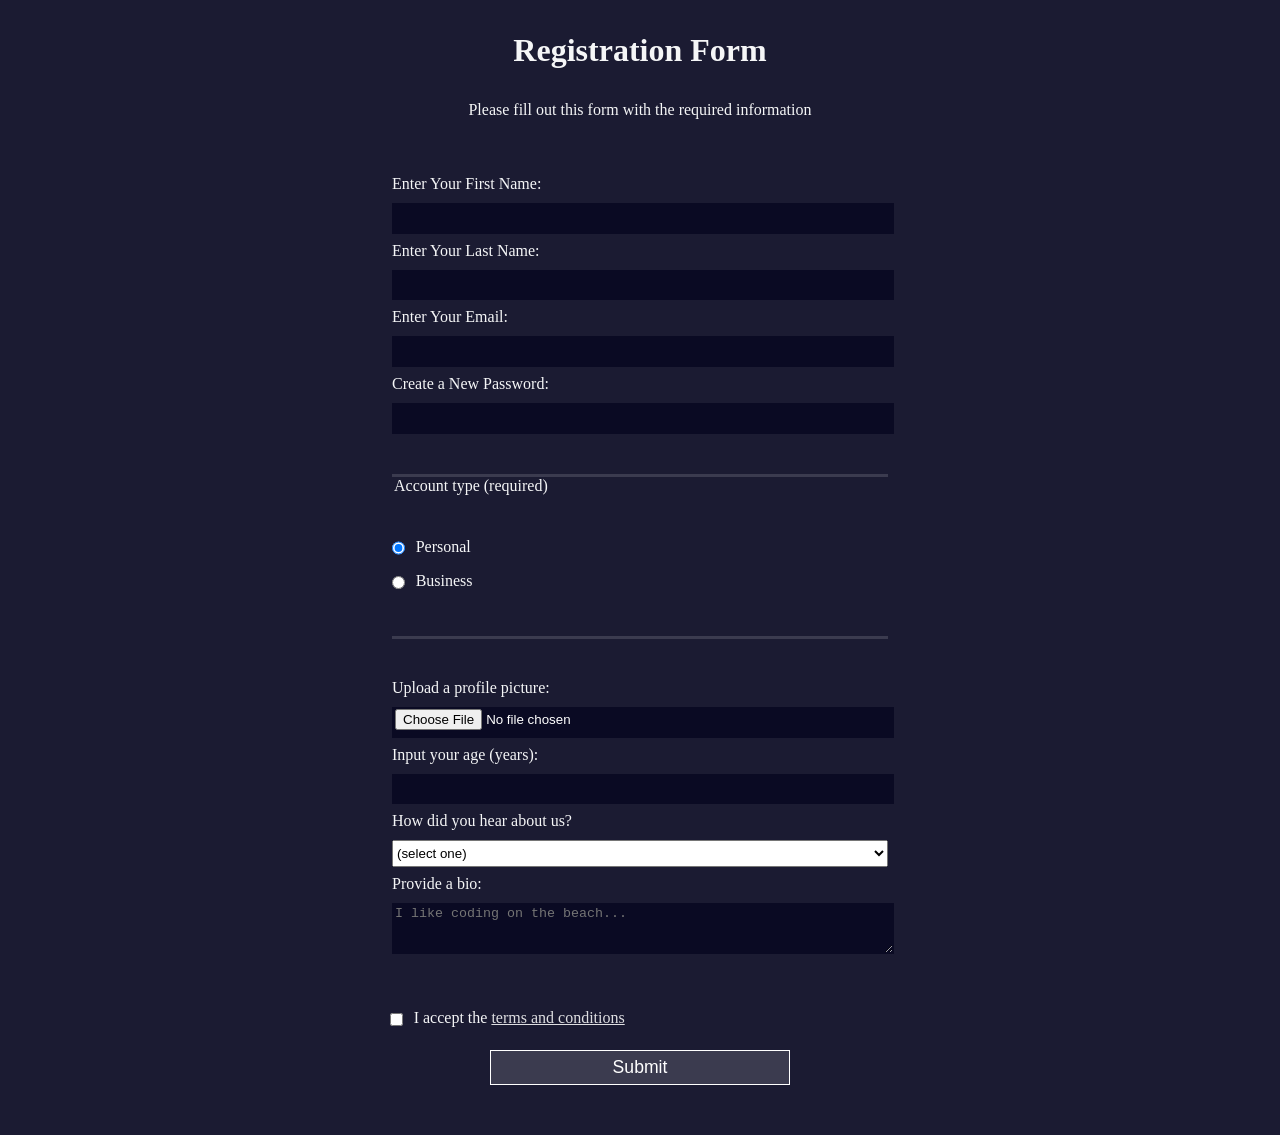
<file: forms/index.html>
<!DOCTYPE html>
<html lang="en">
  <head>
    <meta charset="UTF-8">
    <title>Registration Form</title>
    <link rel="stylesheet" href="styles.css" />
  </head>
  <body>
    <h1>Registration Form</h1>
    <p>Please fill out this form with the required information</p>
    <form method="post" action='https://register-demo.freecodecamp.org'>
      <fieldset>
        <label for="first-name">Enter Your First Name: <input id="first-name" name="first-name" type="text" required /></label>
        <label for="last-name">Enter Your Last Name: <input id="last-name" name="last-name" type="text" required /></label>
        <label for="email">Enter Your Email: <input id="email" name="email" type="email" required /></label>
        <label for="new-password">Create a New Password: <input id="new-password" name="new-password" type="password" pattern="[a-z0-5]{8,}" required /></label>
      </fieldset>
      <fieldset>
        <legend>Account type (required)</legend>
        <label for="personal-account"><input id="personal-account" type="radio" name="account-type" class="inline" checked /> Personal</label>
        <label for="business-account"><input id="business-account" type="radio" name="account-type" class="inline" /> Business</label>
      </fieldset>
      <fieldset>
        <label for="profile-picture">Upload a profile picture: <input id="profile-picture" type="file" name="file" /></label>
        <label for="age">Input your age (years): <input id="age" type="number" name="age" min="13" max="120" /></label>
        <label for="referrer">How did you hear about us?
          <select id="referrer" name="referrer">
            <option value="">(select one)</option>
            <option value="1">freeCodeCamp News</option>
            <option value="2">freeCodeCamp YouTube Channel</option>
            <option value="3">freeCodeCamp Forum</option>
            <option value="4">Other</option>
          </select>
        </label>
        <label for="bio">Provide a bio:
          <textarea id="bio" name="bio" rows="3" cols="30" placeholder="I like coding on the beach..."></textarea>
        </label>
      </fieldset>
      <label for="terms-and-conditions">
        <input class="inline" id="terms-and-conditions" type="checkbox" required name="terms-and-conditions" /> I accept the <a href="https://www.freecodecamp.org/news/terms-of-service/">terms and conditions</a>
      </label>
      <input type="submit" value="Submit" />
    </form>
  </body>
</html>
</file>
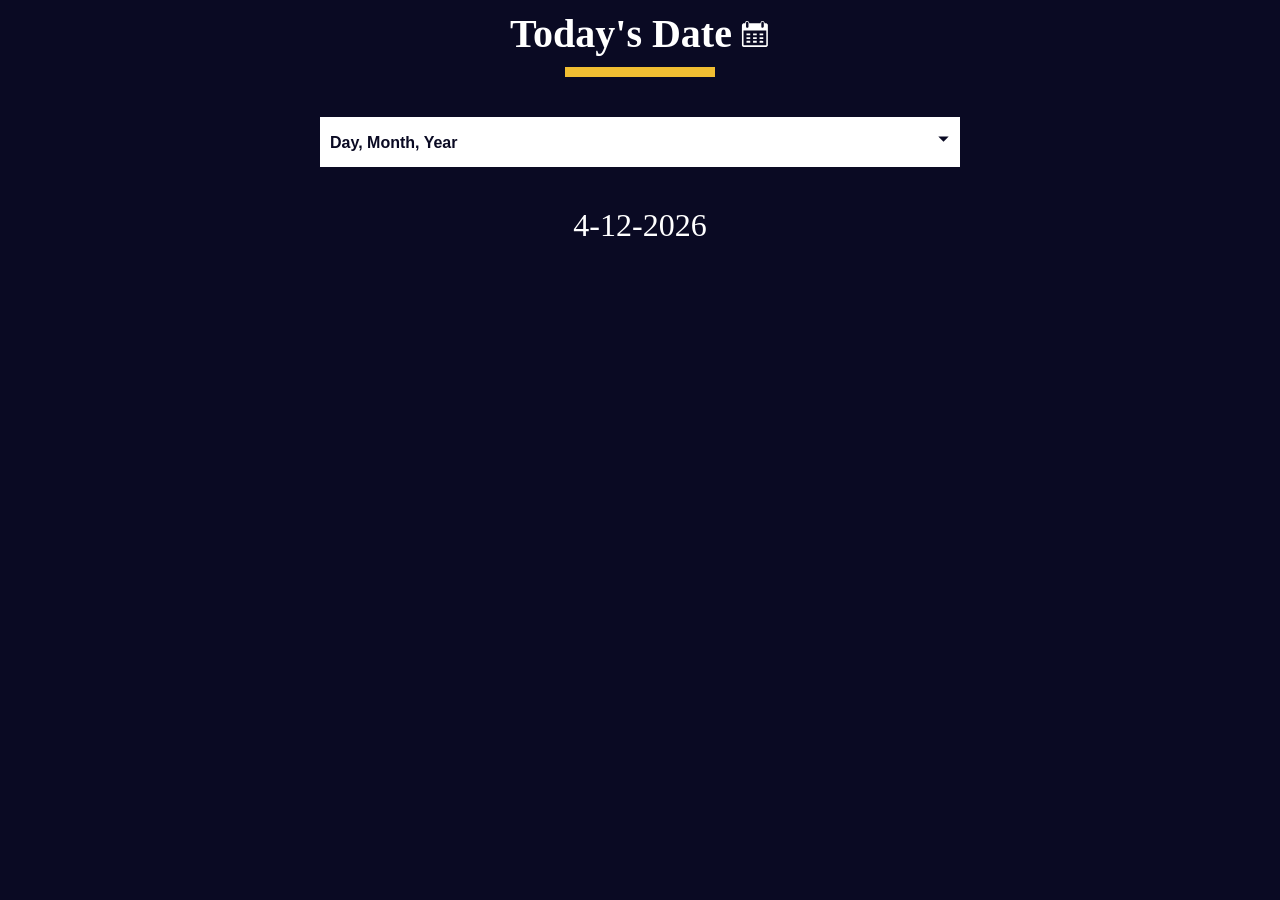
<file: JavaScript Algorithms/dateFormatter/index.html>
<!DOCTYPE html>
<html lang="en">
  <head>
    <meta charset="UTF-8" />
    <meta http-equiv="X-UA-Compatible" content="IE=edge" />
    <meta name="viewport" content="width=device-width, initial-scale=1.0" />
    <title>Learn the Date Object by Building a Date Formatter</title>
    <link rel="stylesheet" href="./styles.css" />
  </head>
  <body>
    <main>
      <div class="title-container">
        <h1 class="title">Today's Date</h1>

        <svg
          class="date-svg"
          xmlns="http://www.w3.org/2000/svg"
          version="1.0"
          width="512.000000pt"
          height="512.000000pt"
          viewBox="0 0 512.000000 512.000000"
          preserveAspectRatio="xMidYMid meet"
        >
          <g
            transform="translate(0.000000,512.000000) scale(0.100000,-0.100000)"
            fill="#fff"
            stroke="none"
          >
            <path
              d="M1145 4777 c-71 -24 -120 -54 -164 -102 -59 -64 -83 -124 -89 -216 l-4 -77 -147 -3 c-142 -4 -149 -5 -213 -37 -81 -40 -149 -111 -177 -188 -21 -54 -21 -64 -21 -1789 0 -1725 0 -1735 21 -1789 28 -77 96 -148 177 -188 l67 -33 1950 0 1950 0 67 33 c74 36 133 96 170 170 l23 47 0 1760 0 1760 -23 47 c-37 74 -96 134 -169 170 -63 31 -71 32 -213 36 l-148 4 -4 77 c-8 133 -82 242 -200 297 -54 25 -75 29 -148 29 -94 -1 -151 -20 -220 -75 -75 -59 -130 -181 -130 -287 l0 -43 -954 0 -954 0 -7 74 c-12 137 -89 251 -201 303 -66 30 -179 39 -239 20z m209 -164 c23 -16 52 -49 66 -73 l25 -45 0 -365 0 -365 -28 -47 c-30 -52 -88 -92 -149 -103 -54 -10 -137 17 -175 57 -65 69 -64 60 -61 471 l3 373 27 41 c17 26 45 50 80 68 71 35 151 31 212 -12z m2594 11 c41 -20 59 -37 82 -78 l30 -51 0 -360 c0 -329 -2 -364 -19 -401 -36 -79 -137 -133 -222 -119 -57 10 -125 58 -151 107 -23 42 -23 50 -26 388 -3 377 -1 403 51 465 62 76 162 95 255 49z m537 -2717 l0 -1239 -24 -19 c-23 -19 -67 -19 -1916 -19 -1849 0 -1893 0 -1916 19 l-24 19 -3 1241 -2 1241 1942 -2 1943 -3 0 -1238z"
            />
            <path
              d="M1112 2493 l3 -158 318 -3 317 -2 0 160 0 160 -320 0 -321 0 3 -157z"
            />
            <path
              d="M2230 2490 l0 -160 315 0 315 0 0 160 0 160 -315 0 -315 0 0 -160z"
            />
            <path
              d="M3342 2493 l3 -158 310 0 310 0 3 158 3 157 -316 0 -316 0 3 -157z"
            />
            <path
              d="M1110 1855 l0 -155 320 0 320 0 0 155 0 155 -320 0 -320 0 0 -155z"
            />
            <path
              d="M2230 1855 l0 -155 315 0 315 0 0 155 0 155 -315 0 -315 0 0 -155z"
            />
            <path
              d="M3340 1855 l0 -155 315 0 315 0 0 155 0 155 -315 0 -315 0 0 -155z"
            />
            <path
              d="M1117 1383 c-4 -3 -7 -78 -7 -165 l0 -158 320 0 320 0 0 165 0 165 -313 0 c-173 0 -317 -3 -320 -7z"
            />
            <path
              d="M2230 1225 l0 -165 315 0 315 0 0 165 0 165 -315 0 -315 0 0 -165z"
            />
            <path
              d="M3347 1383 c-4 -3 -7 -78 -7 -165 l0 -158 315 0 315 0 -2 163 -3 162 -306 3 c-168 1 -308 -1 -312 -5z"
            />
          </g>
        </svg>
      </div>
      <div class="divider"></div>

      <div class="dropdown-container">
        <select name="date-options" id="date-options">
          <option value="dd-mm-yyyy">Day, Month, Year</option>
          <option value="yyyy-mm-dd">Year, Month, Day</option>
          <option value="mm-dd-yyyy-h-mm">
            Month, Day, Year, Hours, Minutes
          </option>
        </select>
        <div class="select-icon">
          <svg
            class="icon"
            xmlns="http://www.w3.org/2000/svg"
            width="25"
            height="35"
            viewBox="0 0 24 24"
          >
            <rect x="0" fill="none" width="24" height="24" />

            <g>
              <path d="M7 10l5 5 5-5" />
            </g>
          </svg>
        </div>
      </div>

      <p id="current-date"></p>
    </main>

    <script src="./script.js"></script>
  </body>
</html>
</file>
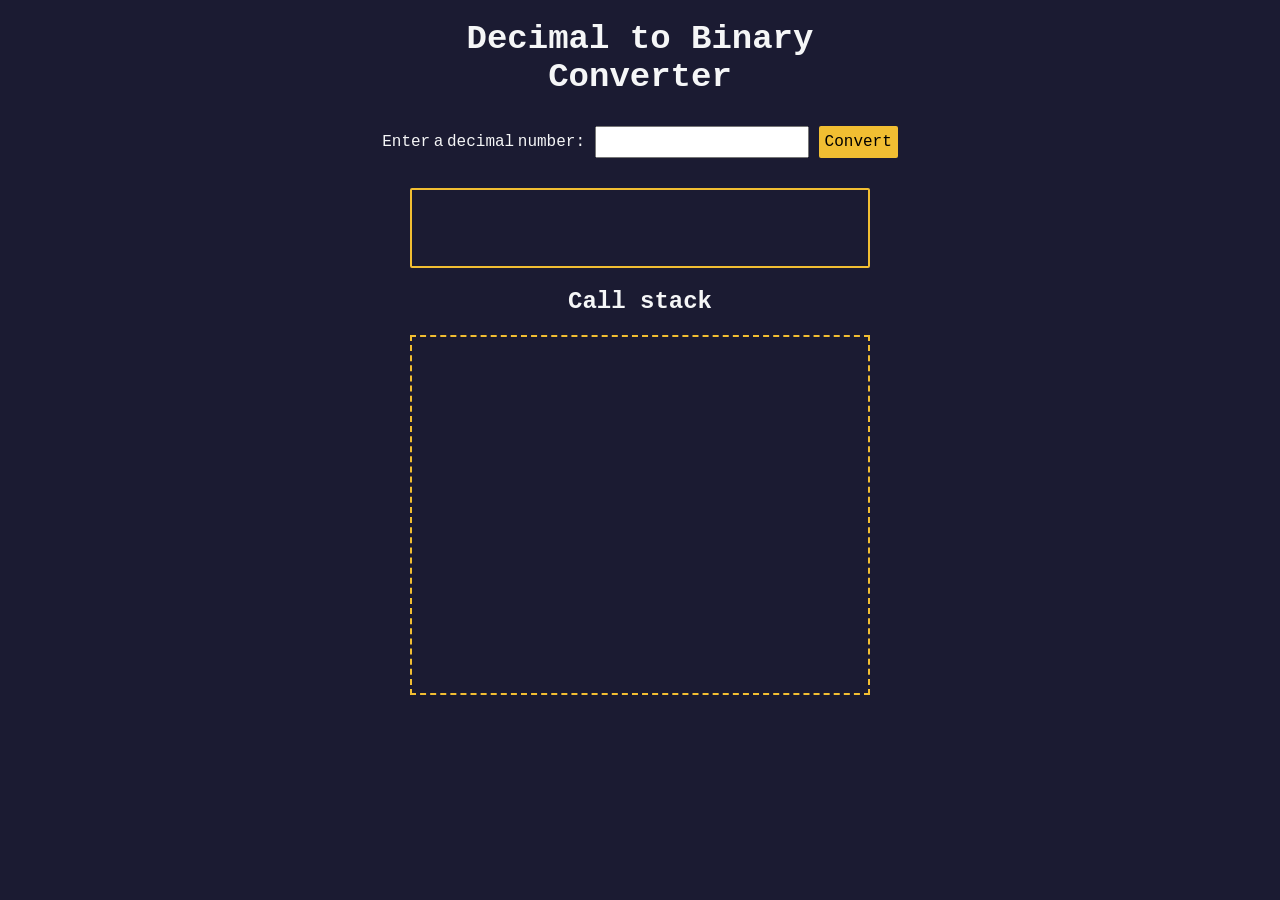
<file: JavaScript Algorithms/DecimalToBinary/index.html>
<!DOCTYPE html>
<html lang="en">
  <head>
    <meta charset="UTF-8" />
    <meta http-equiv="X-UA-Compatible" content="IE=edge" />
    <meta name="viewport" content="width=device-width, initial-scale=1.0" />
    <title>Decimal to Binary Converter</title>
    <link rel="stylesheet" href="styles.css" />
  </head>
  <body>
    <h1>
      Decimal to Binary <br />
      Converter
    </h1>
    <section class="input-container">
      <label for="number-input">Enter a decimal number:</label>
      <input
        value=""
        type="number"
        name="decimal number input"
        id="number-input"
        class="number-input"
      />
      <button class="convert-btn" id="convert-btn">Convert</button>
    </section>
    <section class="output-container">
      <output id="result" for="number-input"></output>
      <h2>Call stack</h2>
      <div id="animation-container"></div>
    </section>
    <script src="script.js"></script>
  </body>
</html>
</file>
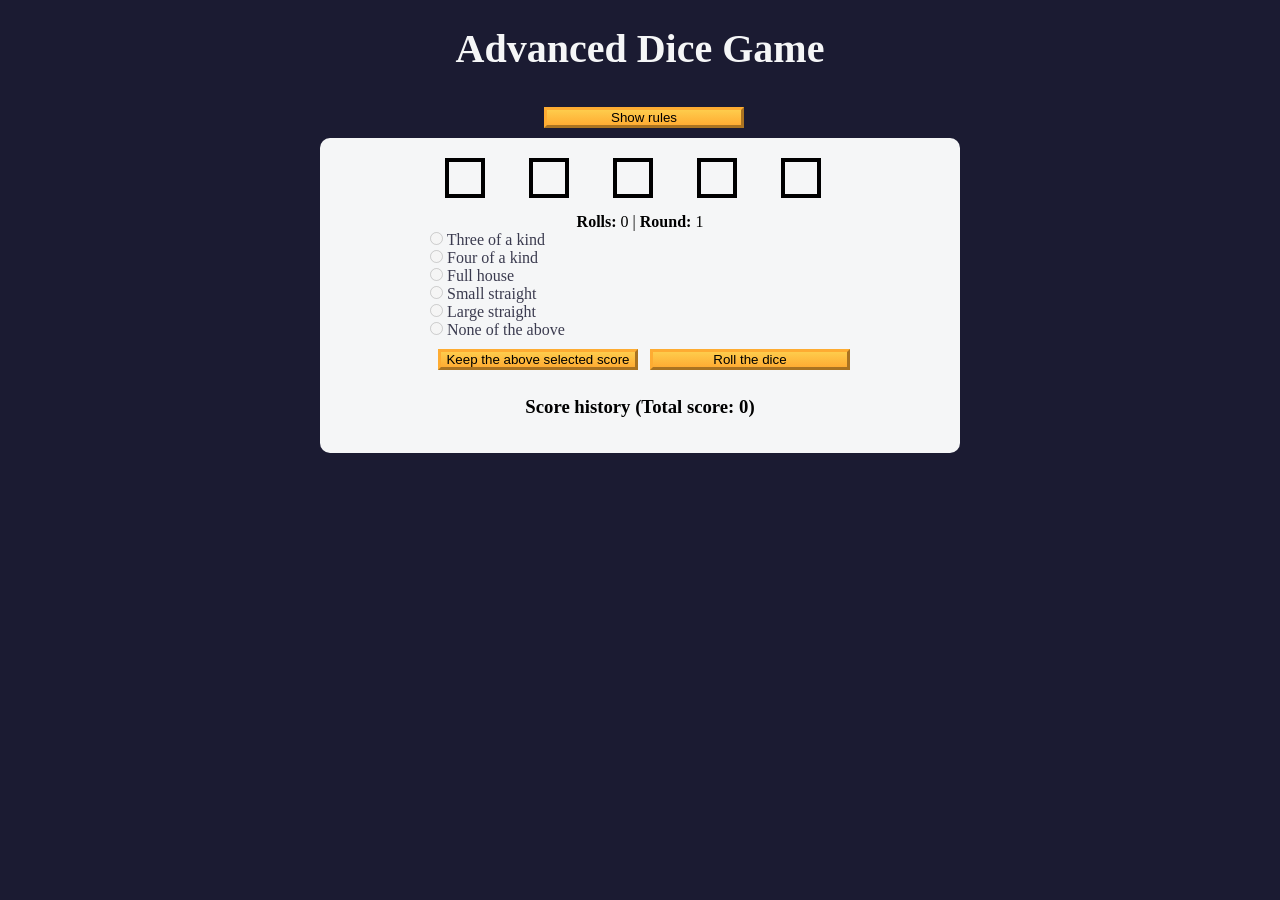
<file: JavaScript Algorithms/Dicegame/index.html>
<!DOCTYPE html>
<html lang="en">
  <head>
    <meta charset="utf-8" />
    <meta name="viewport" content="width=device-width, initial-scale=1.0" />
    <title>Advanced Dice Game</title>
    <link rel="stylesheet" href="styles.css" />
  </head>

  <body>
    <header>
      <h1>Advanced Dice Game</h1>
      <button class="btn" id="rules-btn" type="button">Show rules</button>
      <div class="rules-container">
        <h2>Rules</h2>
        <ul>
          <li>There are total of six rounds</li>
          <li>You can only roll the dice three times per round</li>
          <li>To start the game, roll the dice</li>
          <li>Then, choose from one of the selected scores or roll the dice again</li>
          <li>If you choose a selected score, then you will move to the next round</li>
          <li>
            If you decline to choose a selected score, then you can roll the dice again two more
            times
          </li>
        </ul>
        <h2 class="points">Points</h2>
        <ul>
          <li>Three of a kind: Sum of all five dice</li>
          <li>Four of a kind: Sum of all five dice</li>
          <li>Full house: Three of a kind and a pair - 25 points</li>
          <li>Small straight: Four of the dice have consecutive values - 30 points</li>
          <li>Large straight: All five dice have consecutive values - 40 points</li>
        </ul>
      </div>
    </header>

    <main>
      <form id="game">
        <div id="dice">
          <div class="die"></div>
          <div class="die"></div>
          <div class="die"></div>
          <div class="die"></div>
          <div class="die"></div>
        </div>

        <p class="rounds-text">
          <strong>Rolls:</strong> <span id="current-round-rolls">0</span> | <strong>Round:</strong>
          <span id="current-round">1</span>
        </p>

        <div id="score-options">
          <div>
            <input
              type="radio"
              name="score-options"
              id="three-of-a-kind"
              value="three-of-a-kind"
              disabled
            />
            <label for="three-of-a-kind">Three of a kind<span></span></label>
          </div>
          <div>
            <input
              type="radio"
              name="score-options"
              id="four-of-a-kind"
              value="four-of-a-kind"
              disabled
            />
            <label for="four-of-a-kind">Four of a kind<span></span></label>
          </div>
          <div>
            <input type="radio" name="score-options" id="full-house" value="full-house" disabled />
            <label for="full-house">Full house<span></span></label>
          </div>
          <div>
            <input
              type="radio"
              name="score-options"
              id="small-straight"
              value="small-straight"
              disabled
            />
            <label for="small-straight">Small straight<span></span></label>
          </div>
          <div>
            <input
              type="radio"
              name="score-options"
              id="large-straight"
              value="large-straight"
              disabled
            />
            <label for="large-straight">Large straight<span></span></label>
          </div>

          <div>
            <input type="radio" name="score-options" id="none" value="none" disabled />
            <label for="none">None of the above<span></span></label>
          </div>
        </div>

        <button class="btn" id="keep-score-btn" type="button">Keep the above selected score</button>
        <button class="btn" id="roll-dice-btn" type="button">Roll the dice</button>
      </form>

      <div id="scores">
        <h3>Score history (Total score: <span id="total-score">0</span>)</h3>
        <ol id="score-history"></ol>
      </div>
    </main>
    <script src="./script.js"></script>
  </body>
</html>
</file>
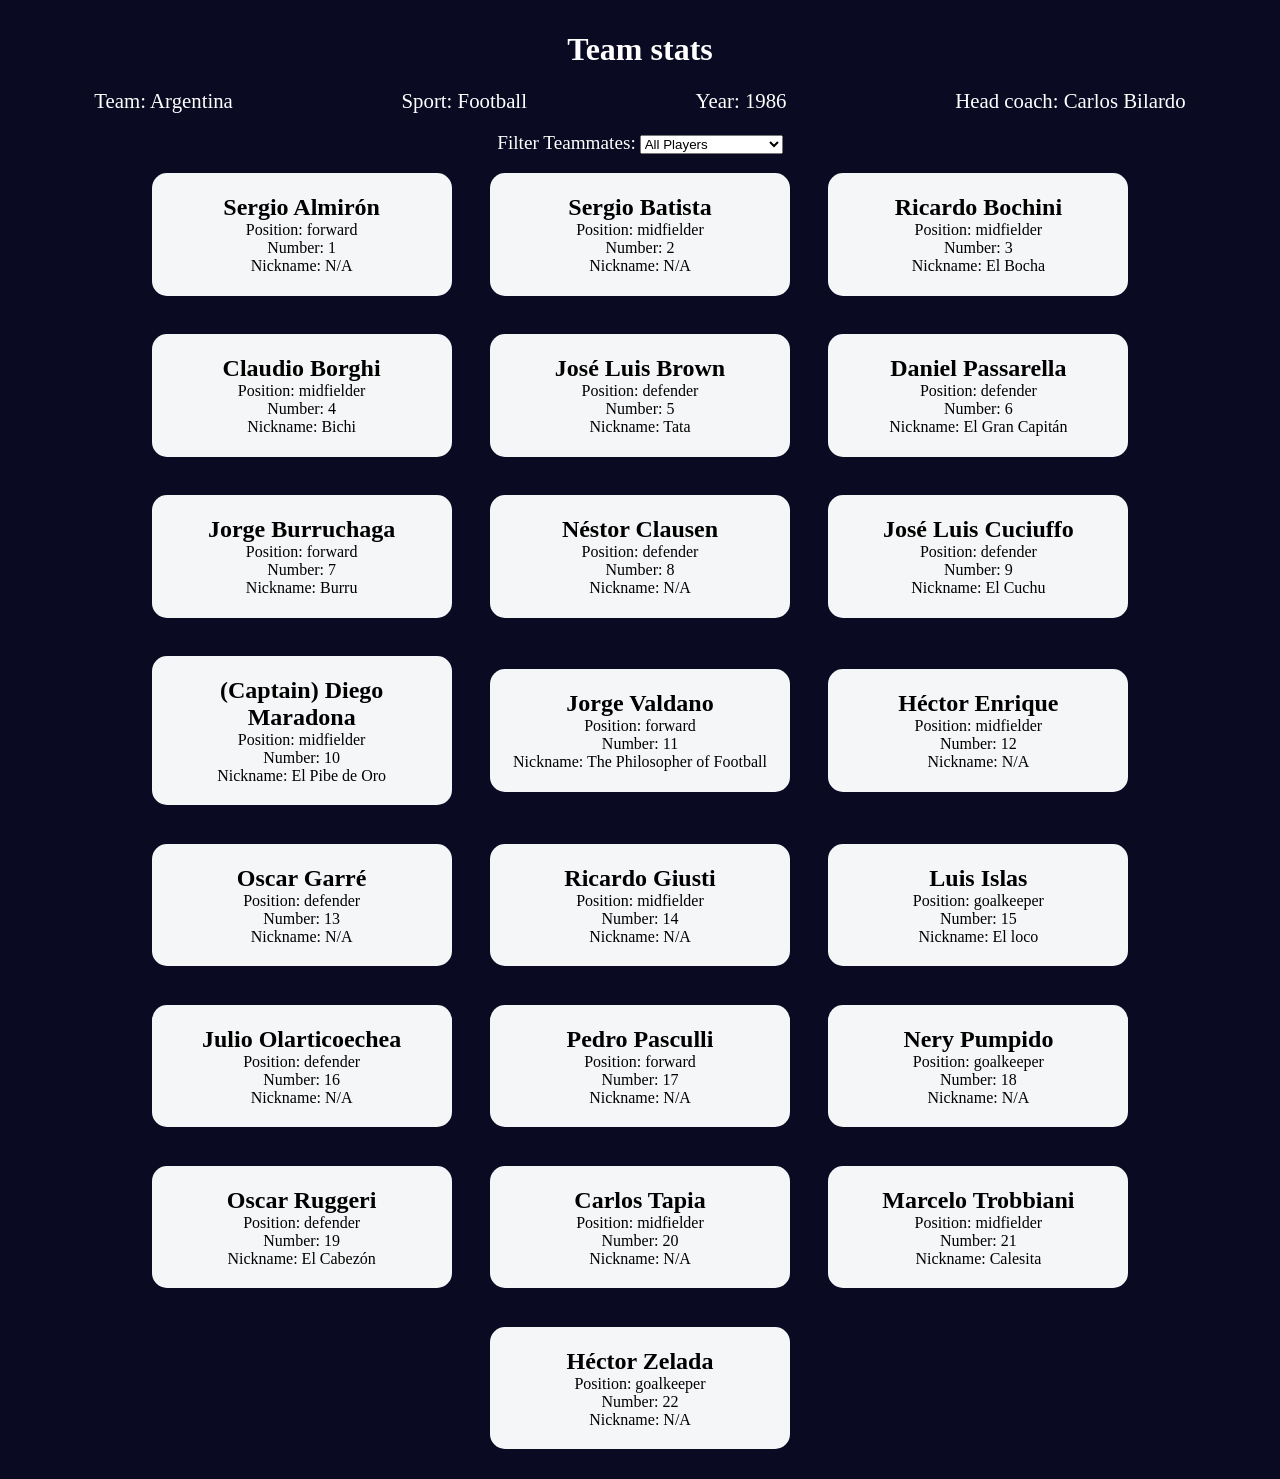
<file: JavaScript Algorithms/footballTeam/index.html>
<!DOCTYPE html>
<html lang="en">
  <head>
    <meta charset="UTF-8" />
    <meta http-equiv="X-UA-Compatible" content="IE=edge" />
    <meta name="viewport" content="width=device-width, initial-scale=1.0" />
    <title>
      Learn Modern JavaScript methods by building football team cards
    </title>
    <link rel="stylesheet" href="styles.css" />
  </head>
  <body>
    <h1 class="title">Team stats</h1>
    <main>
      <div class="team-stats">
        <p>Team: <span id="team"></span></p>
        <p>Sport: <span id="sport"></span></p>
        <p>Year: <span id="year"></span></p>
        <p>Head coach: <span id="head-coach"></span></p>
      </div>
      <label class="options-label" for="players">Filter Teammates:</label>
      <select name="players" id="players">
        <option value="all">All Players</option>
        <option value="nickname">Nicknames</option>
        <option value="forward">Position Forward</option>
        <option value="midfielder">Position Midfielder</option>
        <option value="defender">Position Defender</option>
        <option value="goalkeeper">Position Goalkeeper</option>
      </select>
      <div class="cards" id="player-cards">
        <div class="player-card">
          <h2>Sergio Almirón</h2>
          <p>Position: forward</p>
          <p>Number: 1</p>
          <p>Nickname: N/A</p>
        </div>
        <div class="player-card">
          <h2>Sergio Batista</h2>
          <p>Position: midfielder</p>
          <p>Number: 2</p>
          <p>Nickname: N/A</p>
        </div>
        <div class="player-card">
          <h2>Ricardo Bochini</h2>
          <p>Position: midfielder</p>
          <p>Number: 3</p>
          <p>Nickname: El Bocha</p>
        </div>
        <div class="player-card">
          <h2>Claudio Borghi</h2>
          <p>Position: midfielder</p>
          <p>Number: 4</p>
          <p>Nickname: Bichi</p>
        </div>
        <div class="player-card">
          <h2>José Luis Brown</h2>
          <p>Position: defender</p>
          <p>Number: 5</p>
          <p>Nickname: Tata</p>
        </div>
        <div class="player-card">
          <h2>Daniel Passarella</h2>
          <p>Position: defender</p>
          <p>Number: 6</p>
          <p>Nickname: El Gran Capitán</p>
        </div>
        <div class="player-card">
          <h2>Jorge Burruchaga</h2>
          <p>Position: forward</p>
          <p>Number: 7</p>
          <p>Nickname: Burru</p>
        </div>
        <div class="player-card">
          <h2>Néstor Clausen</h2>
          <p>Position: defender</p>
          <p>Number: 8</p>
          <p>Nickname: N/A</p>
        </div>
        <div class="player-card">
          <h2>José Luis Cuciuffo</h2>
          <p>Position: defender</p>
          <p>Number: 9</p>
          <p>Nickname: El Cuchu</p>
        </div>
        <div class="player-card">
          <h2>(Captain) Diego Maradona</h2>
          <p>Position: midfielder</p>
          <p>Number: 10</p>
          <p>Nickname: El Pibe de Oro</p>
        </div>
        <div class="player-card">
          <h2>Jorge Valdano</h2>
          <p>Position: forward</p>
          <p>Number: 11</p>
          <p>Nickname: The Philosopher of Football</p>
        </div>
        <div class="player-card">
          <h2>Héctor Enrique</h2>
          <p>Position: midfielder</p>
          <p>Number: 12</p>
          <p>Nickname: N/A</p>
        </div>
        <div class="player-card">
          <h2>Oscar Garré</h2>
          <p>Position: defender</p>
          <p>Number: 13</p>
          <p>Nickname: N/A</p>
        </div>
        <div class="player-card">
          <h2>Ricardo Giusti</h2>
          <p>Position: midfielder</p>
          <p>Number: 14</p>
          <p>Nickname: N/A</p>
        </div>
        <div class="player-card">
          <h2>Luis Islas</h2>
          <p>Position: goalkeeper</p>
          <p>Number: 15</p>
          <p>Nickname: El loco</p>
        </div>
        <div class="player-card">
          <h2>Julio Olarticoechea</h2>
          <p>Position: defender</p>
          <p>Number: 16</p>
          <p>Nickname: N/A</p>
        </div>
        <div class="player-card">
          <h2>Pedro Pasculli</h2>
          <p>Position: forward</p>
          <p>Number: 17</p>
          <p>Nickname: N/A</p>
        </div>
        <div class="player-card">
          <h2>Nery Pumpido</h2>
          <p>Position: goalkeeper</p>
          <p>Number: 18</p>
          <p>Nickname: N/A</p>
        </div>
        <div class="player-card">
          <h2>Oscar Ruggeri</h2>
          <p>Position: defender</p>
          <p>Number: 19</p>
          <p>Nickname: El Cabezón</p>
        </div>
        <div class="player-card">
          <h2>Carlos Tapia</h2>
          <p>Position: midfielder</p>
          <p>Number: 20</p>
          <p>Nickname: N/A</p>
        </div>
        <div class="player-card">
          <h2>Marcelo Trobbiani</h2>
          <p>Position: midfielder</p>
          <p>Number: 21</p>
          <p>Nickname: Calesita</p>
        </div>
        <div class="player-card">
          <h2>Héctor Zelada</h2>
          <p>Position: goalkeeper</p>
          <p>Number: 22</p>
          <p>Nickname: N/A</p>
        </div>
      </div>
    </main>
    <script src="./script.js"></script>
  </body>
</html>
</file>
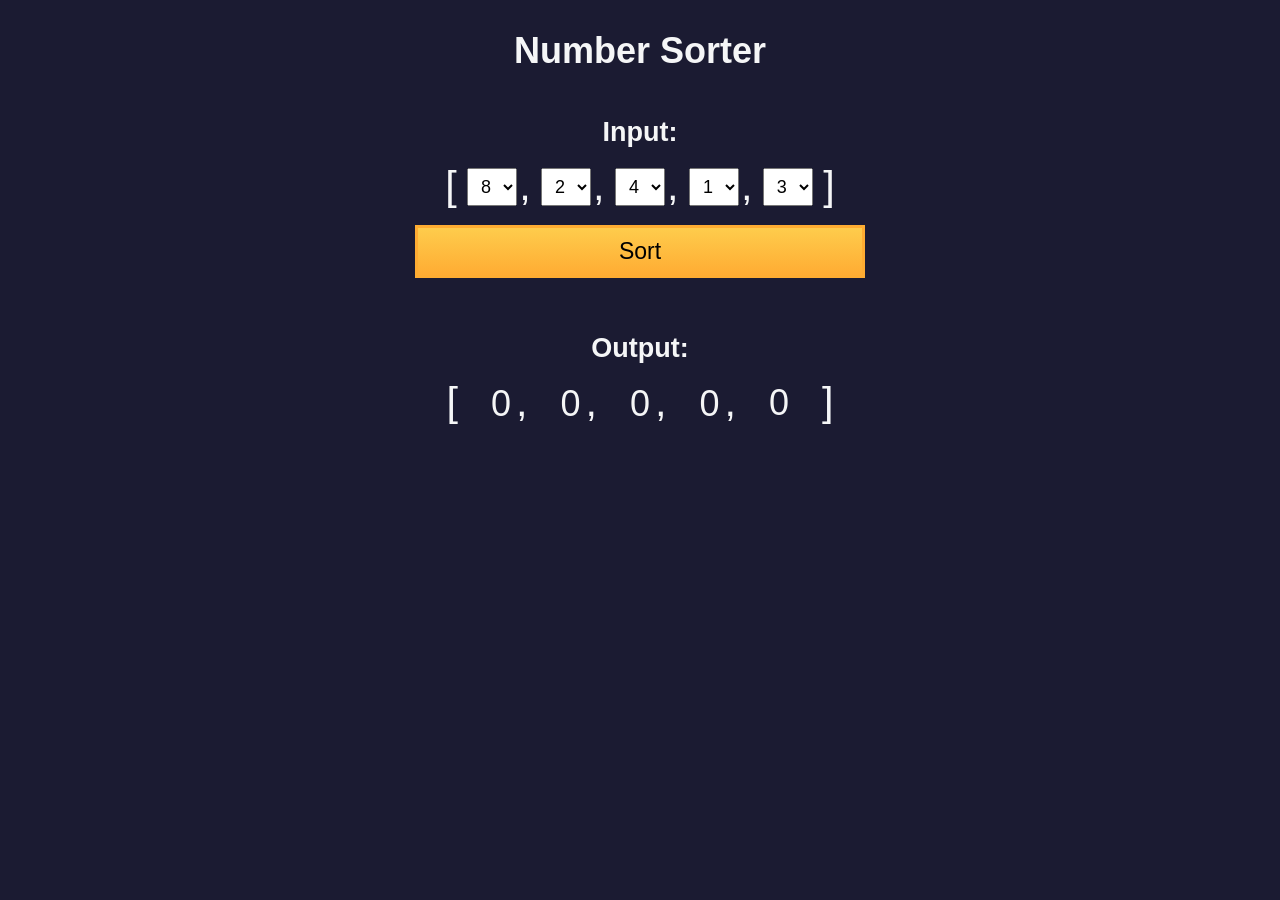
<file: JavaScript Algorithms/numberSorter/index.html>
<!DOCTYPE html>
<html>
  <head>
    <meta charset="UTF-8" />
    <meta name="viewport" content="width=device-width, initial-scale=1.0" />
    <link rel="stylesheet" type="text/css" href="./styles.css" />
    <title>Number Sorter</title>
  </head>
  <body>
    <main>
      <h1>Number Sorter</h1>
      <form id="form" class="form">
        <h2>Input:</h2>
        <fieldset>
          <span class="bracket">[</span>
          <div>
            <select
              name="values"
              class="values-dropdown"
              aria-label="first number"
            >
              <option value="0">0</option>
              <option value="1">1</option>
              <option value="2">2</option>
              <option value="3">3</option>
              <option value="4">4</option>
              <option value="5">5</option>
              <option value="6">6</option>
              <option value="7">7</option>
              <option value="8" selected>8</option>
              <option value="9">9</option>
            </select>
            <span class="comma">,</span>
          </div>
          <div>
            <select
              name="values"
              class="values-dropdown"
              aria-label="second number"
            >
              <option value="0">0</option>
              <option value="1">1</option>
              <option value="2" selected>2</option>
              <option value="3">3</option>
              <option value="4">4</option>
              <option value="5">5</option>
              <option value="6">6</option>
              <option value="7">7</option>
              <option value="8">8</option>
              <option value="9">9</option>
            </select>
            <span class="comma">,</span>
          </div>
          <div>
            <select
              name="values"
              class="values-dropdown"
              aria-label="third number"
            >
              <option value="0">0</option>
              <option value="1">1</option>
              <option value="2">2</option>
              <option value="3">3</option>
              <option value="4" selected>4</option>
              <option value="5">5</option>
              <option value="6">6</option>
              <option value="7">7</option>
              <option value="8">8</option>
              <option value="9">9</option>
            </select>
            <span class="comma">,</span>
          </div>
          <div>
            <select
              name="values"
              class="values-dropdown"
              aria-label="fourth number"
            >
              <option value="0">0</option>
              <option value="1" selected>1</option>
              <option value="2">2</option>
              <option value="3">3</option>
              <option value="4">4</option>
              <option value="5">5</option>
              <option value="6">6</option>
              <option value="7">7</option>
              <option value="8">8</option>
              <option value="9">9</option>
            </select>
            <span class="comma">,</span>
          </div>
          <div>
            <select
              name="values"
              class="values-dropdown"
              aria-label="fifth number"
            >
              <option value="0">0</option>
              <option value="1">1</option>
              <option value="2">2</option>
              <option value="3" selected>3</option>
              <option value="4">4</option>
              <option value="5">5</option>
              <option value="6">6</option>
              <option value="7">7</option>
              <option value="8">8</option>
              <option value="9">9</option>
            </select>
          </div>
          <span class="bracket">]</span>
        </fieldset>
        <button id="sort">Sort</button>
      </form>
      <div class="output-container">
        <h2>Output:</h2>
        <div class="output-array">
          <span class="bracket">[</span>
          <div>
            <span class="output-value" id="output-value-0">0</span>
            <span class="comma">,</span>
          </div>
          <div>
            <span class="output-value" id="output-value-1">0</span>
            <span class="comma">,</span>
          </div>
          <div>
            <span class="output-value" id="output-value-2">0</span>
            <span class="comma">,</span>
          </div>
          <div>
            <span class="output-value" id="output-value-3">0</span>
            <span class="comma">,</span>
          </div>
          <div>
            <span class="output-value" id="output-value-4">0</span>
          </div>
            <span class="bracket">]</span>
        </div>
      </div>
    </main>
    <script src="./script.js"></script>
  </body>
</html>
</file>
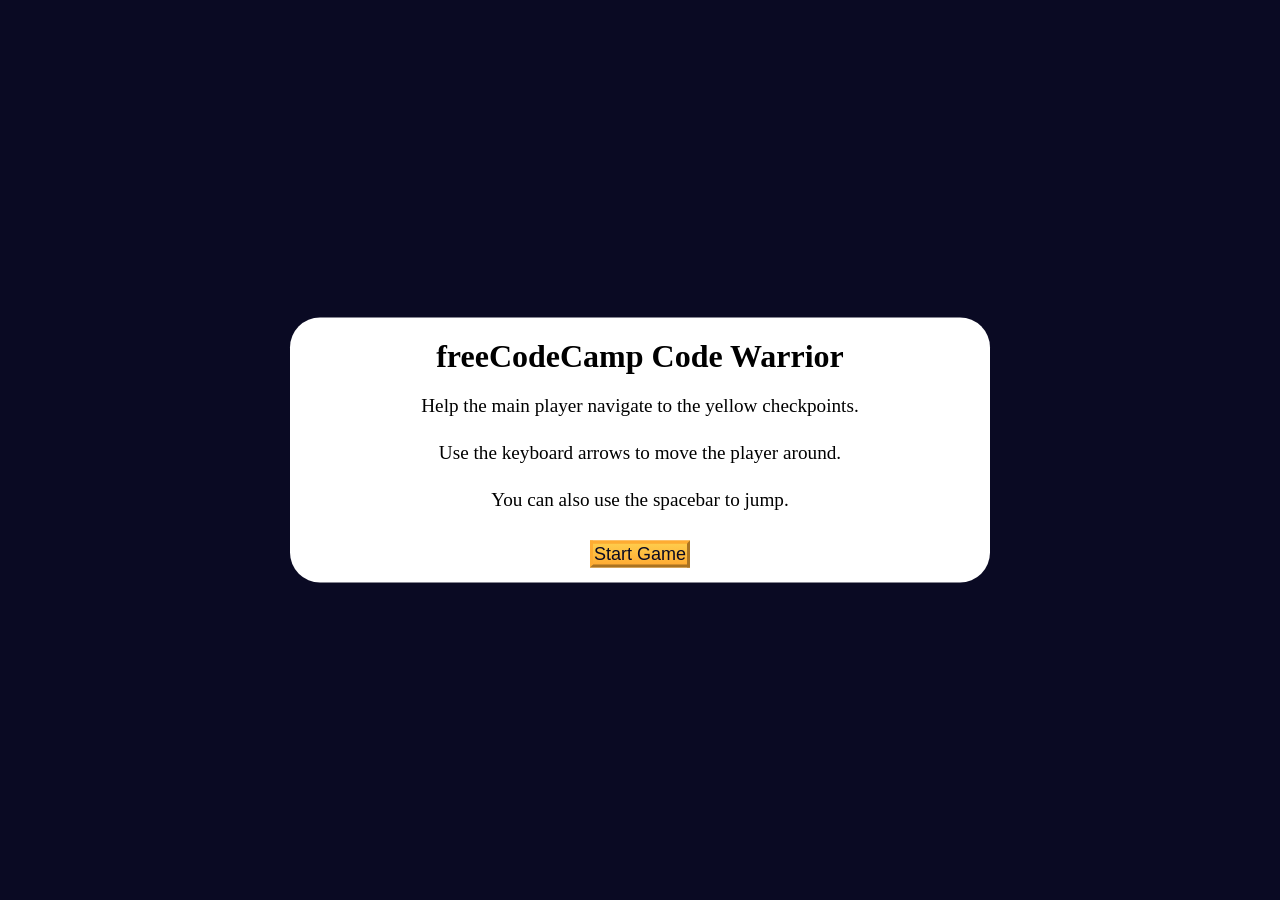
<file: JavaScript Algorithms/PlatformerGame/index.html>
<!DOCTYPE html>
<html lang="en">
  <head>
    <meta charset="UTF-8" />
    <meta http-equiv="X-UA-Compatible" content="IE=edge" />
    <meta name="viewport" content="width=device-width, initial-scale=1.0" />
    <title>Learn Intermediate OOP by Building a Platformer Game</title>
    <link rel="stylesheet" href="./styles.css" />
  </head>
  <body>
    <div class="start-screen">
      <h1 class="main-title">freeCodeCamp Code Warrior</h1>
      <p class="instructions">
        Help the main player navigate to the yellow checkpoints.
      </p>
      <p class="instructions">
        Use the keyboard arrows to move the player around.
      </p>
      <p class="instructions">You can also use the spacebar to jump.</p>

      <div class="btn-container">
        <button class="btn" id="start-btn">Start Game</button>
      </div>
    </div>

    <div class="checkpoint-screen">
      <h2>Congrats!</h2>
      <p>You reached the last checkpoint.</p>
    </div>

    <canvas id="canvas"></canvas>

    <script src="./script.js"></script>
  </body>
</html>
</file>
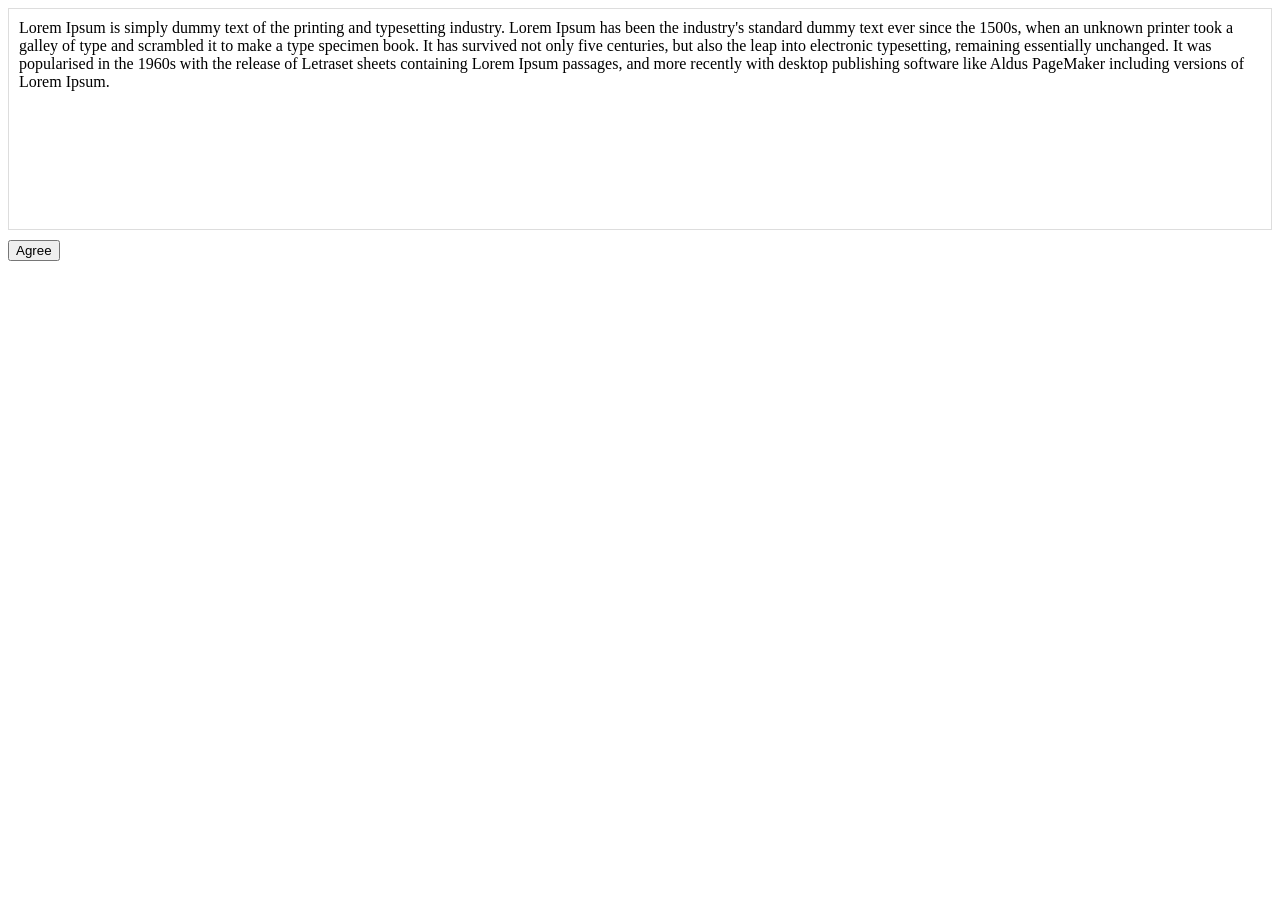
<file: JavaScript Algorithms/scrollHeight/index.html>
<!DOCTYPE html>
<html lang="en">
  <head>
    <meta charset="UTF-8" />
    <meta name="viewport" content="width=device-width, initial-scale=1.0" />
    <title>ScrollHeight Practice</title>
    <style>
      .content-box {
        height: 200px;
        overflow-y: auto;
        border: 1px solid #ddd;
        padding: 10px;
      }
      button {
        margin-top: 10px;
      }
      .hidden {
        display: none;
      }
    </style>
  </head>
  <body>
    <div id="content" class="content-box">
      Lorem Ipsum is simply dummy text of the printing and typesetting industry. Lorem Ipsum has
      been the industry's standard dummy text ever since the 1500s, when an unknown printer took a
      galley of type and scrambled it to make a type specimen book. It has survived not only five
      centuries, but also the leap into electronic typesetting, remaining essentially unchanged. It
      was popularised in the 1960s with the release of Letraset sheets containing Lorem Ipsum
      passages, and more recently with desktop publishing software like Aldus PageMaker including
      versions of Lorem Ipsum.
    </div>
    <div id="button-container">
      <button id="scroll-btn" class="hidden">Go down</button>
      <button id="agree-btn" class="hidden">Agree</button>
    </div>
    <script src="script.js"></script>
  </body>
</html>
</file>
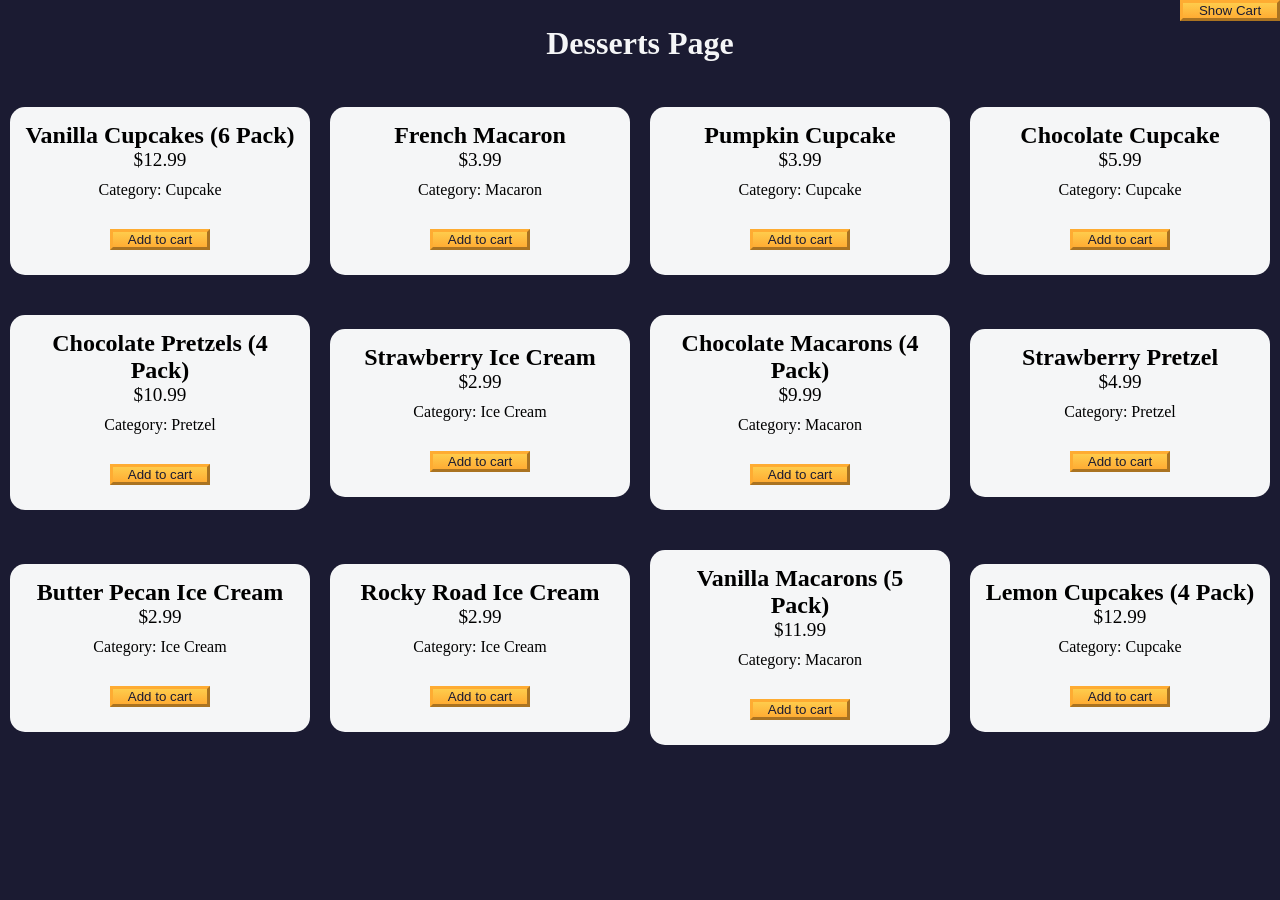
<file: JavaScript Algorithms/shoppingCart/index.html>
<!DOCTYPE html>
<html lang="en">
  <head>
    <meta charset="UTF-8" />
    <meta http-equiv="X-UA-Compatible" content="IE=edge" />
    <meta name="viewport" content="width=device-width, initial-scale=1.0" />
    <title>freeCodeCamp Shopping Cart</title>
    <link rel="stylesheet" href="./styles.css" />
  </head>
  <body>
    <header>
      <h1 class="title">Desserts Page</h1>
    </header>
    <main>
      <button id="cart-btn" type="button" class="btn">
        <span id="show-hide-cart">Show</span> Cart
      </button>
      <div id="cart-container">
        <button class="btn" id="clear-cart-btn">Clear Cart</button>
        <div id="products-container"></div>
        <p>Total number of items: <span id="total-items">0</span></p>
        <p>Subtotal: <span id="subtotal">$0</span></p>
        <p>Taxes: <span id="taxes">$0</span></p>
        <p>Total: <span id="total">$0</span></p>
      </div>
      <div id="dessert-card-container"></div>
    </main>
    <script src="./script.js"></script>
  </body>
</html>
</file>
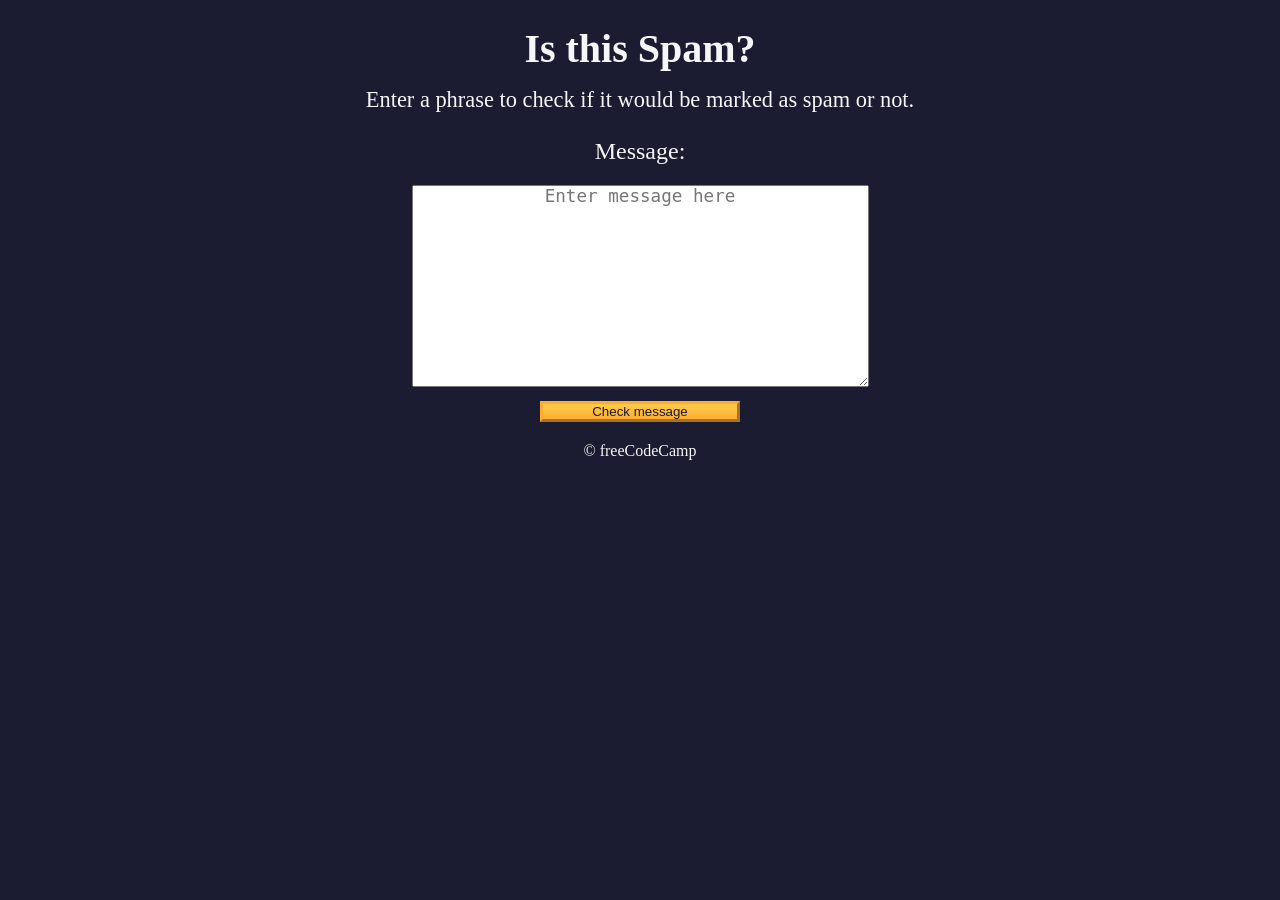
<file: JavaScript Algorithms/spamFilter/index.html>
<!DOCTYPE html>
<html lang="en">
  <head>
    <meta charset="UTF-8" />
    <meta name="viewport" content="width=device-width" />
    <title>Learn Regular Expressions by Building a Spam Filter</title>
    <link rel="stylesheet" href="styles.css" />
  </head>

  <body>
    <header class="main-text">
      <h1 class="title">Is this Spam?</h1>
      <p class="description">
        Enter a phrase to check if it would be marked as spam or not.
      </p>
    </header>

    <main>
      <label class="message-label" for="message-input">Message: </label>
      <textarea
        placeholder="Enter message here"
        value=""
        type="text"
        name="message"
        id="message-input"
        rows="10"
        cols="40"
      ></textarea>
      <button class="btn" id="check-message-btn" type="button">
        Check message
      </button>
      <p id="result"></p>
    </main>

    <footer class="footer">&copy; freeCodeCamp</footer>
    <script src="./script.js"></script>
  </body>
</html>
</file>
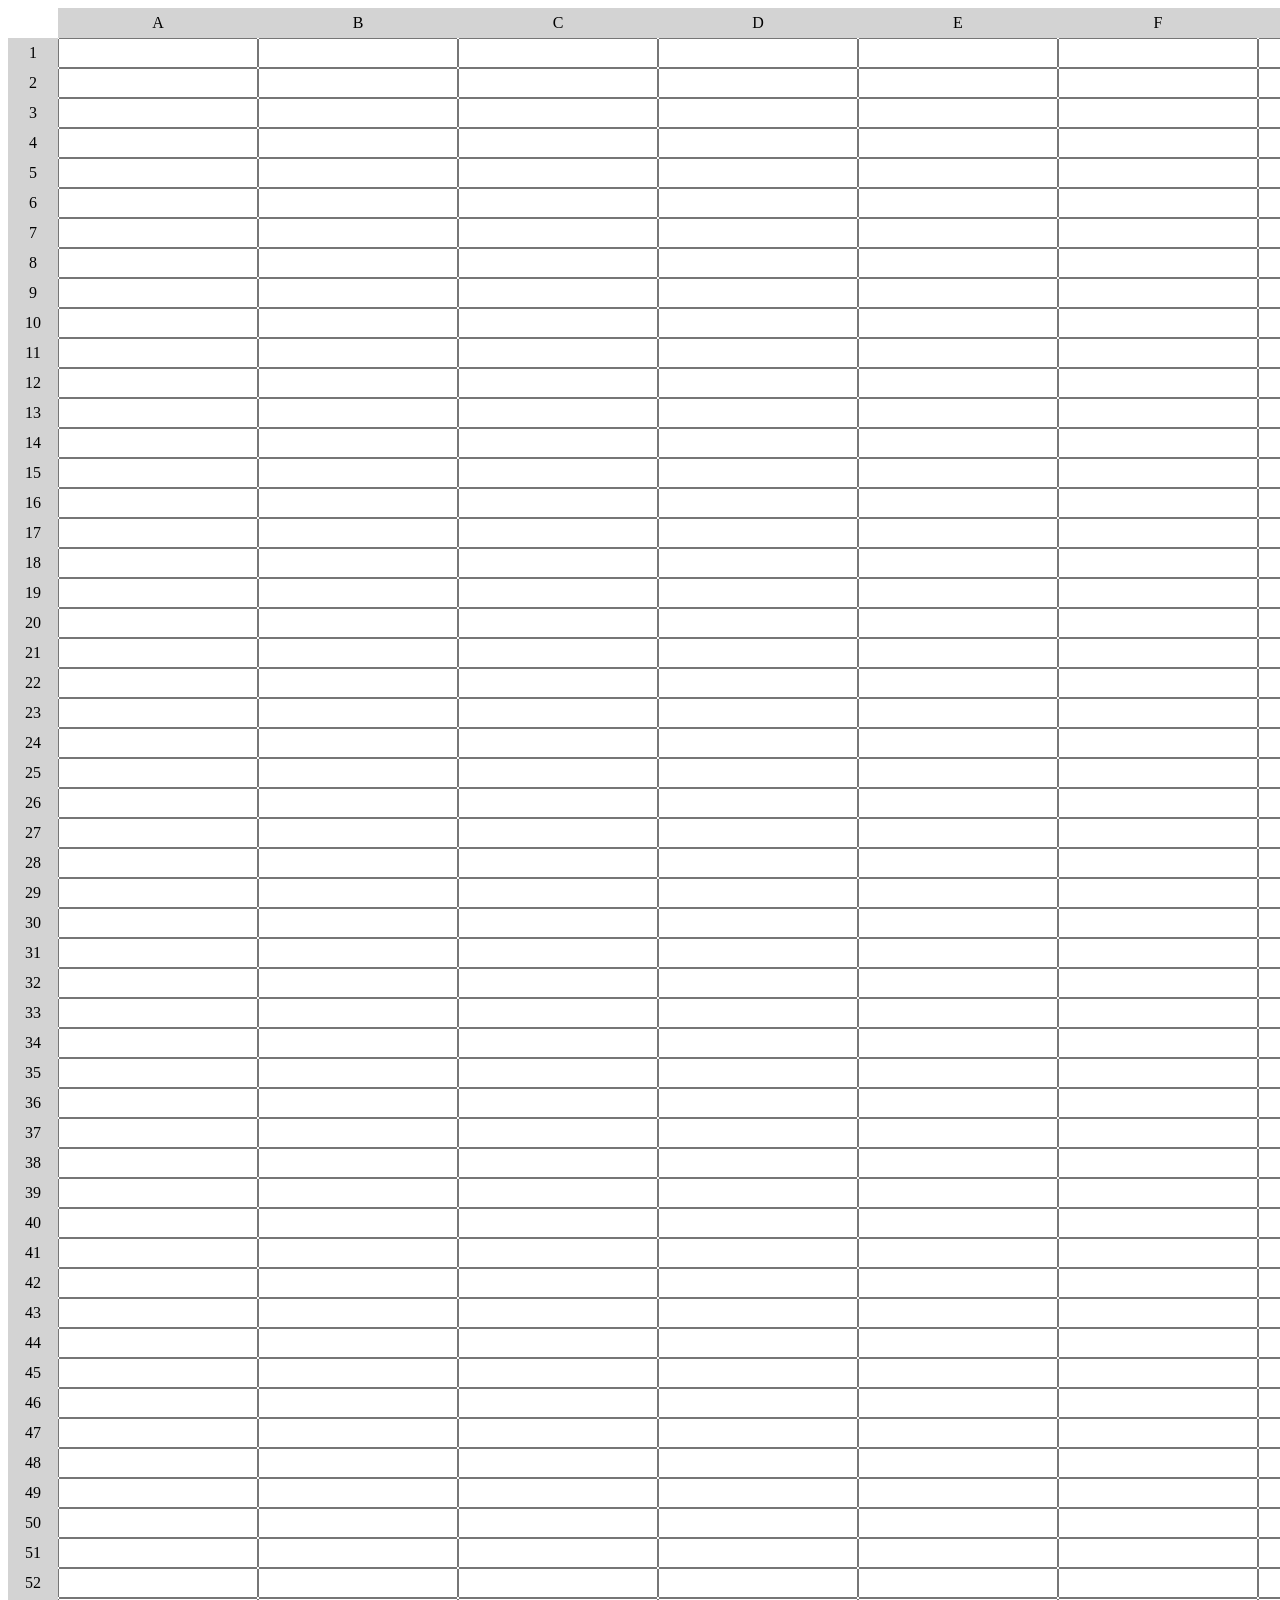
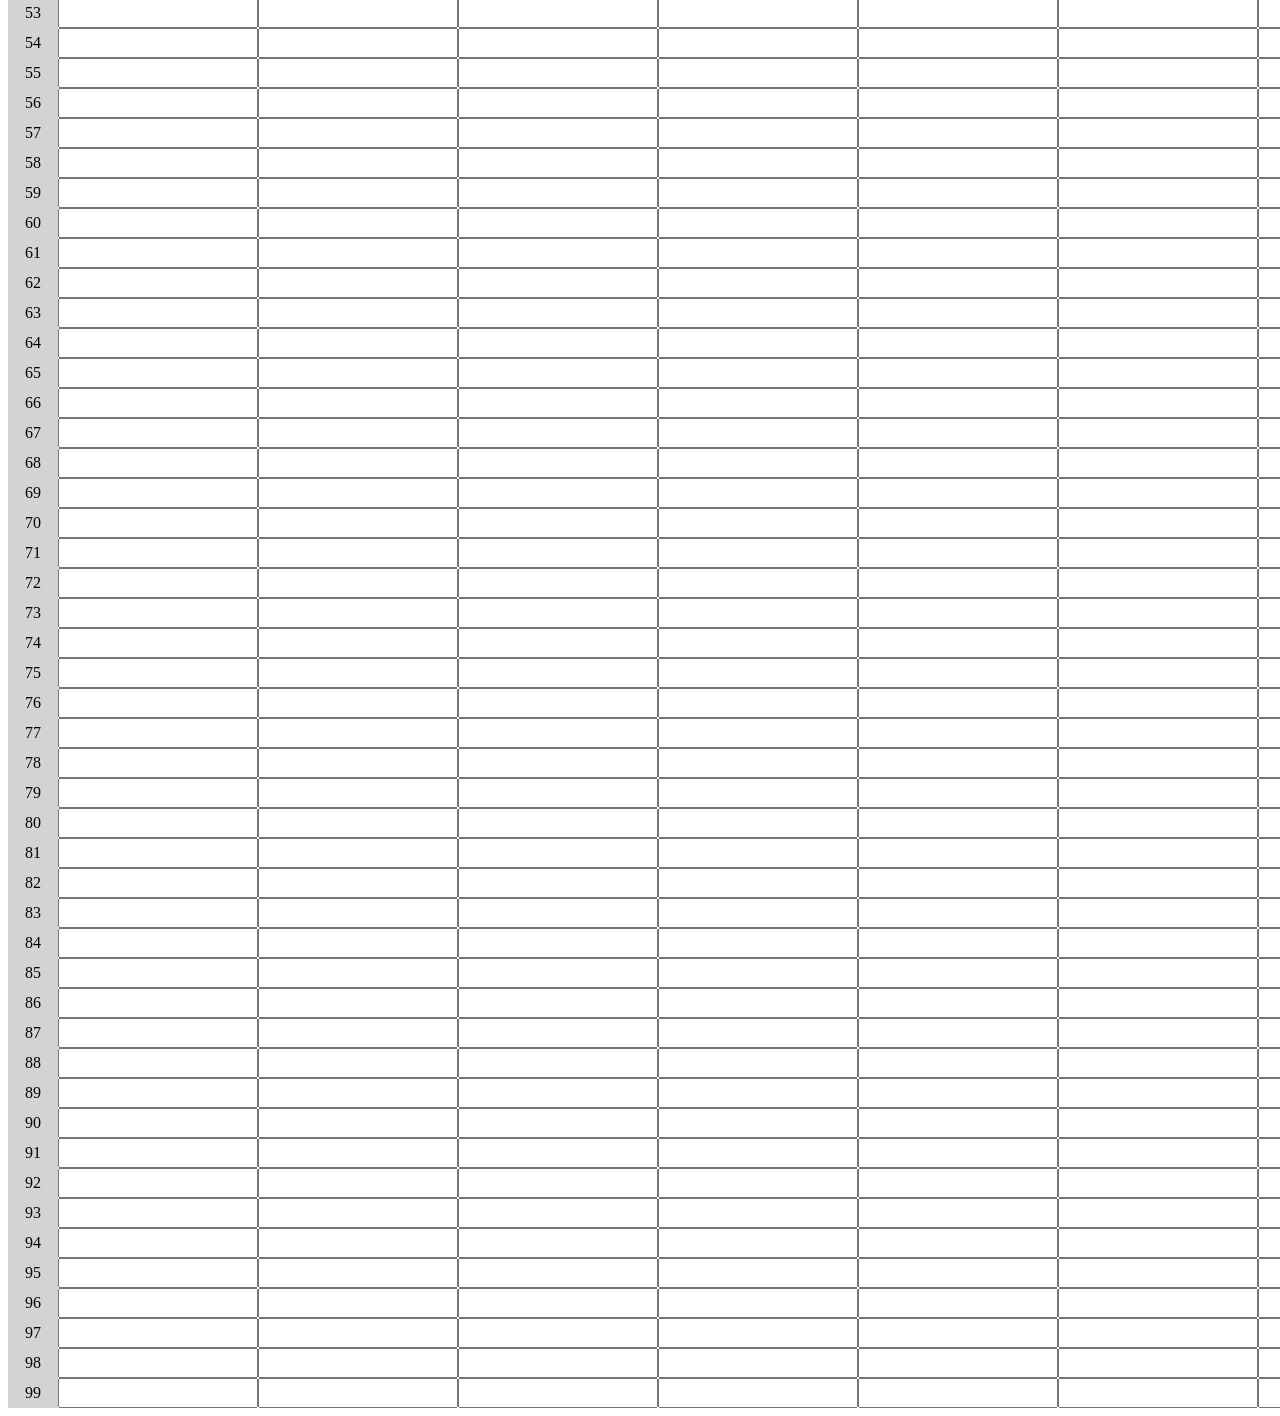
<file: JavaScript Algorithms/spreadsheet/index.html>
<!DOCTYPE html>
<html lang="en">
  <head>
    <meta charset="utf-8" />
    <meta name="viewport" content="width=device-width, initial-scale=1" />
    <link rel="stylesheet" href="./styles.css" />
    <title>Functional Programming Spreadsheet</title>
  </head>
  <body>
    <div id="container">
      <div></div>
    </div>
    <script src="./script.js"></script>
  </body>
</html>
</file>
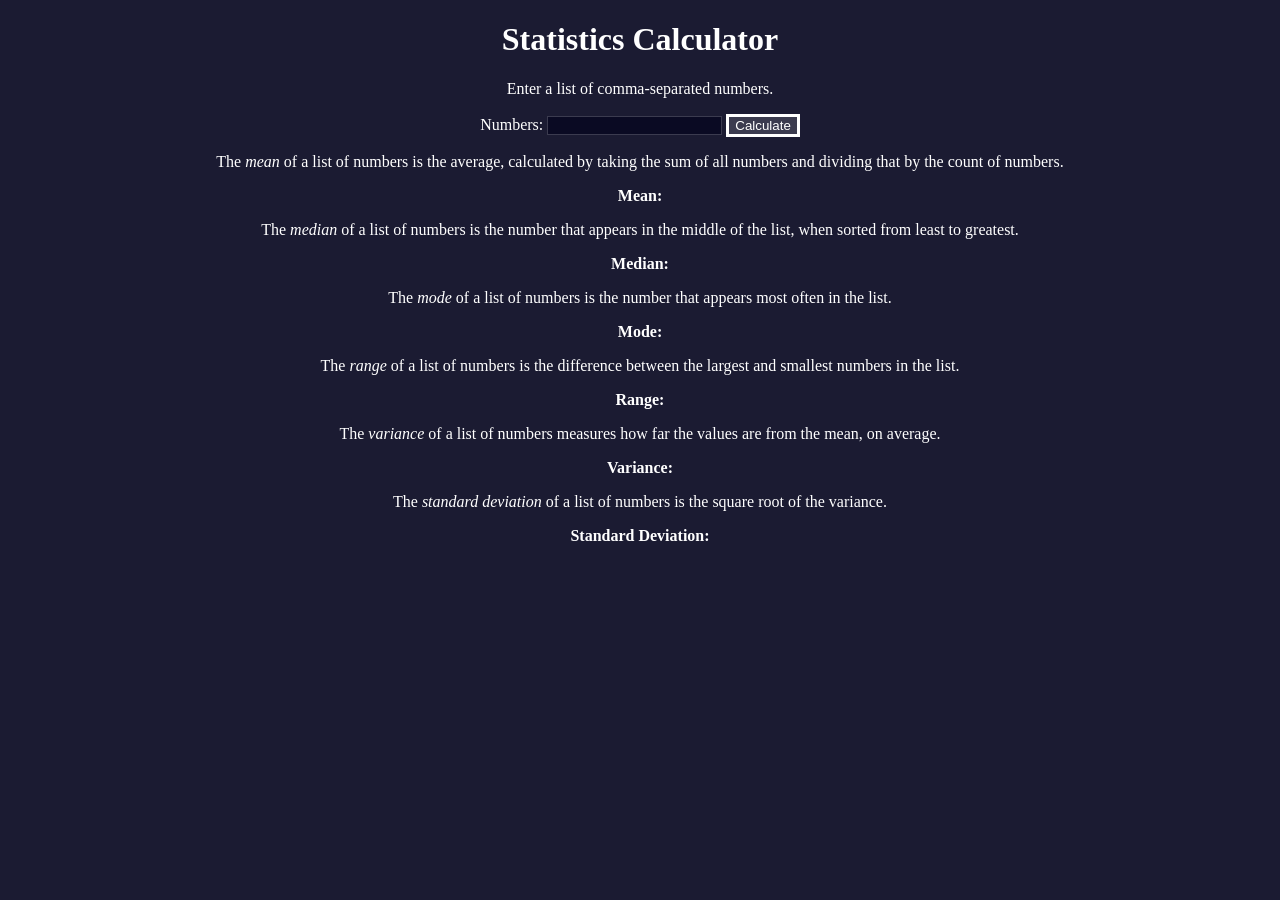
<file: JavaScript Algorithms/statisticsCalculator/index.html>
<!DOCTYPE html>
<html lang="en">
  <head>
    <meta charset="utf-8" />
    <meta name="viewport" content="width=device-width, initial-scale=1" />
    <link rel="stylesheet" href="./styles.css" />
    <script src="./script.js"></script>
    <title>Statistics Calculator</title>
  </head>
  <body>
    <h1>Statistics Calculator</h1>
    <p>Enter a list of comma-separated numbers.</p>

    <form onsubmit="calculate(); return false;">
      <label for="numbers">Numbers:</label>
      <input type="text" name="numbers" id="numbers" />
      <button type="submit">Calculate</button>
    </form>
    <div class="results">
      <p>
        The <dfn>mean</dfn> of a list of numbers is the average, calculated by taking the sum of all
        numbers and dividing that by the count of numbers.
      </p>
      <p class="bold">Mean: <span id="mean"></span></p>
      <p>
        The <dfn>median</dfn> of a list of numbers is the number that appears in the middle of the
        list, when sorted from least to greatest.
      </p>
      <p class="bold">Median: <span id="median"></span></p>
      <p>
        The <dfn>mode</dfn> of a list of numbers is the number that appears most often in the list.
      </p>
      <p class="bold">Mode: <span id="mode"></span></p>
      <p>
        The <dfn>range</dfn> of a list of numbers is the difference between the largest and smallest
        numbers in the list.
      </p>
      <p class="bold">Range: <span id="range"></span></p>
      <p>
        The <dfn>variance</dfn> of a list of numbers measures how far the values are from the mean,
        on average.
      </p>
      <p class="bold">Variance: <span id="variance"></span></p>
      <p>
        The <dfn>standard deviation</dfn> of a list of numbers is the square root of the variance.
      </p>
      <p class="bold">Standard Deviation: <span id="standardDeviation"></span></p>
    </div>
  </body>
</html>
</file>
<file: forms/styles.css>
body {
    width: 100%;
    height: 100vh;
    margin: 0;
    background-color: #1b1b32;
    color: #f5f6f7;
    font-family: Tahoma;
    font-size: 16px;
  }
  
  h1, p {
    margin: 1em auto;
    text-align: center;
  }
  
  form {
    width: 60vw;
    max-width: 500px;
    min-width: 300px;
    margin: 0 auto;
    padding-bottom: 2em;
  }
  
  fieldset {
    border: none;
    padding: 2rem 0;
    border-bottom: 3px solid #3b3b4f;
  }
  
  fieldset:last-of-type {
    border-bottom: none;
  }
  
  label {
    display: block;
    margin: 0.5rem 0;
  }
  
  input,
  textarea,
  select {
    margin: 10px 0 0 0;
    width: 100%;
    min-height: 2em;
  }
  
  input, textarea {
    background-color: #0a0a23;
    border: 1px solid #0a0a23;
    color: #ffffff;
  }
  
  .inline {
    width: unset;
    margin: 0 0.5em 0 0;
    vertical-align: middle;
  }
  
  input[type="submit"] {
    display: block;
    width: 60%;
    margin: 1em auto;
    height: 2em;
    font-size: 1.1rem;
    background-color: #3b3b4f;
    border-color: white;
    min-width: 300px;
  }
  
  input[type="file"] {
    padding: 1px 2px;
  }
  
  .inline{
    display: inline; 
  }
  a {
    color: #dfdfe2;
  }
</file>
<file: JavaScript Algorithms/dateFormatter/styles.css>
*,
*::before,
*::after {
  margin: 0;
  padding: 0;
  box-sizing: border-box;
}

:root {
  --dark-grey: #0a0a23;
  --white: #ffffff;
  --yellow: #f1be32;
}

body {
  color: var(--white);
  background-color: var(--dark-grey);
}

.title-container {
  margin: 10px 0;
  display: flex;
  align-items: center;
  justify-content: center;
  gap: 8px;
}

.title {
  font-size: 2.5rem;
}

.date-svg {
  width: 30px;
  height: 30px;
}

.divider {
  margin: auto;
  width: 150px;
  height: 10px;
  background-color: var(--yellow);
}

.dropdown-container {
  width: 50%;
  margin: 40px auto;
  position: relative;
}

select {
  display: block;
  margin: 20px auto 0;
  width: 100%;
  height: 50px;
  font-size: 100%;
  font-weight: bold;
  cursor: pointer;
  background-color: var(--white);
  border: none;
  color: var(--dark-grey);
  appearance: none;
  padding: 10px;
  padding-right: 38px;
  -webkit-appearance: none;
  -moz-appearance: none;
  transition: color 0.3s ease, background-color 0.3s ease,
    border-bottom-color 0.3s ease;
}

.select-icon {
  position: absolute;
  top: 4px;
  right: 4px;
  width: 30px;
  height: 36px;
  pointer-events: none;
  padding-left: 5px;
  transition: background-color 0.3s ease, border-color 0.3s ease;
}

.select-icon svg.icon {
  transition: fill 0.3s ease;
  fill: var(--dark-grey);
}

#current-date {
  font-size: 2rem;
  text-align: center;
}

@media (max-width: 375px) {
  .title {
    font-size: 2rem;
  }

  .dropdown-container {
    width: 80%;
  }

  .date-svg {
    display: none;
  }
}
</file>
<file: JavaScript Algorithms/DecimalToBinary/styles.css>
*,
*::before,
*::after {
  box-sizing: border-box;
  margin: 0;
  padding: 0;
}

:root {
  --light-grey: #f5f6f7;
  --dark-blue: #1b1b32;
  --orange: #f1be32;
}

body {
  display: flex;
  flex-direction: column;
  align-items: center;
  font-family: Menlo, Consolas, Monaco, Liberation Mono, Lucida Console,
    monospace;
  font-size: 1.125rem;
  color: var(--light-grey);
  background-color: var(--dark-blue);
  padding: 0 4px;
}

h1 {
  font-size: 2.125rem;
  text-align: center;
  margin: 20px 0;
}

h2 {
  font-size: 1.5rem;
  text-align: center;
  margin: 20px 0;
}

.input-container {
  display: flex;
  flex-direction: column;
  gap: 10px;
  justify-content: center;
  align-items: center;
  width: clamp(320px, 50vw, 460px);
  margin: 10px auto;
}

.input-container label {
  white-space: nowrap;
  word-spacing: -6px;
}

.convert-btn {
  font-size: inherit;
  font-family: inherit;
  background-color: var(--orange);
  width: 100%;
  height: 2rem;
  padding: 0 6px;
  border: none;
  border-radius: 2px;
  cursor: pointer;
}

.number-input {
  font-size: inherit;
  padding: 0.3rem;
  width: 100%;
}

.output-container {
  margin-inline: auto;
  width: clamp(320px, 50vw, 460px);
}

#result {
  display: flex;
  align-items: center;
  justify-content: center;
  font-size: 2rem;
  text-align: center;
  min-height: 80px;
  margin-block-start: 20px;
  padding: 15px;
  border: 2px solid var(--orange);
  border-radius: 2px;
}

#animation-container {
  display: flex;
  flex-direction: column-reverse;
  justify-content: end;
  gap: 1rem;
  margin-block-end: 1rem;
  min-height: 40vh;
  border: 2px dashed var(--orange);
  padding: 1rem;
}

.animation-frame {
  font-family: -apple-system, BlinkMacSystemFont, avenir next, avenir, segoe ui,
    helvetica neue, helvetica, Cantarell, Ubuntu, roboto, noto, arial,
    sans-serif;
  padding: 15px 10px;
  border: 5px solid var(--orange);
  font-size: 1.2rem;
  text-align: center;
}

@media screen and (min-width: 36em) {
  body {
    font-size: 1rem;
  }

  .input-container {
    flex-direction: row;
    width: unset;
  }

  .number-input {
    width: unset;
  }
}
</file>
<file: JavaScript Algorithms/Dicegame/styles.css>
*,
*::before,
*::after {
  box-sizing: border-box;
  margin: 0;
  padding: 0;
}

:root {
  --dark-grey: #1b1b32;
  --light-grey: #f5f6f7;
  --black: #000;
  --white: #fff;
  --grey: #3b3b4f;
  --golden-yellow: #fecc4c;
  --yellow: #ffcc4c;
  --gold: #feac32;
  --orange: #ffac33;
  --dark-orange: #f89808;
}

body {
  background-color: var(--dark-grey);
}

header {
  color: var(--light-grey);
  text-align: center;
}

h1 {
  font-size: 2.5rem;
  margin: 25px 0;
}

.rules-container {
  display: none;
  background-color: var(--light-grey);
  color: var(--black);
  width: 50%;
  margin: 20px auto;
  height: 300px;
  border-radius: 10px;
  overflow-y: scroll;
}

.rules-container ul {
  list-style-type: none;
}

.points {
  margin-top: 15px;
}

main {
  background-color: var(--light-grey);
  padding: 20px;
  display: grid;
  grid-template-columns: repeat(auto-fit, minmax(500px, 1fr));
  gap: 1rem;
  margin: auto;
  justify-items: center;
  width: 50%;
  border-radius: 10px;
}

#dice {
  display: flex;
  justify-content: space-around;
  margin-bottom: 15px;
}

.die {
  width: 40px;
  height: 40px;
  text-align: center;
  margin-right: 15px;
  border: 4px solid var(--black);
  padding: 10px;
}

.rounds-text {
  text-align: center;
}

input[type="radio"]:disabled + label {
  color: var(--grey);
}

#score-history {
  margin-top: 15px;
  text-align: center;
  list-style-position: inside;
}

.btn {
  cursor: pointer;
  width: 200px;
  margin: 10px 0 10px 0.5rem;
  color: var(--black);
  background-color: var(--gold);
  background-image: linear-gradient(var(--golden-yellow), var(--orange));
  border-color: var(--gold);
  border-width: 3px;
}

.btn:hover:enabled {
  background-image: linear-gradient(var(--yellow), var(--dark-orange));
}

@media (max-width: 992px) {
  main {
    width: 100%;
  }
}

@media (max-width: 500px) {
  .btn {
    width: 120px;
  }
}
</file>
<file: JavaScript Algorithms/footballTeam/styles.css>
*,
*::before,
*::after {
  box-sizing: border-box;
  margin: 0;
  padding: 0;
}

:root {
  --dark-grey: #0a0a23;
  --light-grey: #f5f6f7;
  --white: #ffffff;
  --black: #000;
}

body {
  background-color: var(--dark-grey);
  text-align: center;
  padding: 10px;
}

.title,
.options-label,
.team-stats,
footer {
  color: var(--white);
}

.title {
  margin: 1.3rem 0;
}

.team-stats {
  display: flex;
  justify-content: space-around;
  flex-wrap: wrap;
  font-size: 1.3rem;
  margin: 1.2rem 0;
}

.options-label {
  font-size: 1.2rem;
}

.cards {
  display: flex;
  flex-wrap: wrap;
  justify-content: center;
  align-items: center;
}

.player-card {
  background-color: var(--light-grey);
  padding: 1.3rem;
  margin: 1.2rem;
  width: 300px;
  border-radius: 15px;
}

@media (max-width: 768px) {
  .team-stats {
    flex-direction: column;
  }
}
</file>
<file: JavaScript Algorithms/numberSorter/styles.css>
:root {
    --gray-00: #ffffff;
    --gray-05: #f5f6f7;
    --gray-15: #d0d0d5;
    --gray-75: #3b3b4f;
    --gray-85: #1b1b32;
    --gray-90: #0a0a23;
    --blue-50: #198eee;
    --error: #a94442;
    --danger-color: #850000;
    --danger-background: #ffadad;
  }
  
  *,
  ::before,
  ::after {
    padding: 0;
    margin: 0;
    box-sizing: border-box;
  }
  
  body {
    font-family: "Lato", Helvetica, Arial, sans-serif;
    font-size: 18px;
    background-color: var(--gray-85);
    color: var(--gray-05);
  }
  
  main {
    display: flex;
    flex-direction: column;
    align-items: center;
  }
  
  h1 {
    margin: 30px auto;
  }
  
  h2 {
    margin-bottom: 15px;
  }
  
  form {
    width: 100%;
    text-align: center;
    padding: 15px;
  }
  
  fieldset {
    border: 0 none;
    height: 100%;
    margin: auto;
    display: flex;
    justify-content: space-around;
    align-items: center;
  }
  
  fieldset div {
    display: flex;
    justify-content: center;
    align-items: center;
  }
  
  .bracket,
  .comma {
    font-size: 2.3em;
  }
  
  form .comma {
    margin-left: 2px;
  }
  
  select {
    font-family: inherit;
    font-size: inherit;
    line-height: inherit;
    height: 38px;
    width: 50px;
    text-align: center;
  }
  
  button {
    cursor: pointer;
    margin-top: 15px;
    text-decoration: none;
    background-image: linear-gradient(#fecc4c, #ffac33);
    border: 3px solid #feac32;
    padding: 10px 16px;
    font-size: 23px;
    width: 100%;
  }
  
  select:focus-visible,
  button:focus-visible {
    outline: 3px solid var(--blue-50);
  }
  
  .output-container {
    width: 95%;
    min-height: 55px;
    margin-top: 25px;
    border-radius: 0;
    padding: 15px;
    overflow-wrap: break-word;
    text-align: center;
  }
  
  .output-array {
    width: 100%;
    margin: auto;
    display: flex;
    align-items: center;
    justify-content: space-around;
  }
  
  .output-value {
    font-size: 2em;
  }
  
  .alert {
    background-color: var(--danger-background);
    border: 3px solid var(--danger-color);
    color: var(--danger-color);
  }
  
  @media (min-width: 550px) {
    form,
    .output-container {
      max-width: 480px;
    }
  
    fieldset {
      max-width: 400px;
    }
  
    .output-array {
      max-width: 420px;
    }
  }
</file>
<file: JavaScript Algorithms/PlatformerGame/styles.css>
* {
    margin: 0;
    padding: 0;
    box-sizing: border-box;
  }
  
  :root {
    --main-bg-color: #0a0a23;
    --section-bg-color: #ffffff;
    --golden-yellow: #feac32;
  }
  
  body {
    background-color: var(--main-bg-color);
  }
  
  .start-screen {
    background-color: var(--section-bg-color);
    width: 100%;
    position: absolute;
    top: 50%;
    left: 50%;
    margin-right: -50%;
    transform: translate(-50%, -50%);
    border-radius: 30px;
    padding: 20px;
    padding-bottom: 5px;
  }
  
  .main-title {
    text-align: center;
  }
  
  .instructions {
    text-align: center;
    font-size: 1.2rem;
    margin: 15px;
    line-height: 2rem;
  }
  
  .btn {
    cursor: pointer;
    width: 100px;
    margin: 10px;
    color: #0a0a23;
    font-size: 18px;
    background-color: var(--golden-yellow);
    background-image: linear-gradient(#fecc4c, #ffac33);
    border-color: var(--golden-yellow);
    border-width: 3px;
  }
  
  .btn:hover {
    background-image: linear-gradient(#ffcc4c, #f89808);
  }
  
  .btn-container {
    display: flex;
    align-items: center;
    justify-content: center;
  }
  
  .checkpoint-screen {
    position: absolute;
    left: 0;
    right: 0;
    margin-left: auto;
    margin-right: auto;
    width: 100%;
    text-align: center;
    background-color: var(--section-bg-color);
    border-radius: 20px;
    padding: 10px;
    display: none;
  }
  
  #canvas {
    display: none;
  }
  
  @media (min-width: 768px) {
    .start-screen {
      width: 60%;
      max-width: 700px;
    }
  
    .checkpoint-screen {
      max-width: 300px;
    }
  }
</file>
<file: JavaScript Algorithms/shoppingCart/styles.css>
*,
*::before,
*::after {
  margin: 0;
  padding: 0;
  box-sizing: border-box;
}

:root {
  --dark-grey: #1b1b32;
  --light-grey: #f5f6f7;
  --black: #000;
  --white: #fff;
  --grey: #3b3b4f;
  --golden-yellow: #fecc4c;
  --yellow: #ffcc4c;
  --gold: #feac32;
  --orange: #ffac33;
  --dark-orange: #f89808;
}

body {
  background-color: var(--dark-grey);
}

.title {
  color: var(--light-grey);
  text-align: center;
  margin: 25px 0;
}

#dessert-card-container {
  display: flex;
  flex-direction: column;
  flex-wrap: wrap;
  align-items: center;
}

.dessert-card {
  background-color: var(--light-grey);
  padding: 15px;
  text-align: center;
  border-radius: 15px;
  margin: 20px 10px;
}

.dessert-price {
  font-size: 1.2rem;
}

.btn {
  display: block;
  cursor: pointer;
  width: 100px;
  color: var(--dark-grey);
  background-color: var(--gold);
  background-image: linear-gradient(var(--golden-yellow), var(--orange));
  border-color: var(--gold);
  border-width: 3px;
}

.btn:hover {
  background-image: linear-gradient(var(--yellow), var(--dark-orange));
}

#cart-btn {
  position: absolute;
  top: 0;
  right: 0;
}

.add-to-cart-btn {
  margin: 30px auto 10px;
}

#cart-container {
  display: none;
  position: absolute;
  top: 60px;
  right: 0;
  background-color: var(--light-grey);
  width: 200px;
  height: 400px;
  border: 8px double var(--black);
  border-radius: 15px;
  text-align: center;
  font-size: 1.2rem;
  overflow-y: scroll;
}

.product {
  margin: 25px 0;
}

.product-count {
  display: inline-block;
  margin-right: 10px;
}

.product-category {
  margin: 10px 0;
}

@media (min-width: 768px) {
  #dessert-card-container {
    flex-direction: row;
  }

  .dessert-card {
    flex: 1 0 21%;
  }

  #cart-container {
    width: 300px;
  }
}
</file>
<file: JavaScript Algorithms/spamFilter/styles.css>
*,
*::before,
*::after {
  box-sizing: border-box;
  margin: 0;
  padding: 0;
}

:root {
  --dark-grey: #1b1b32;
  --light-grey: #f5f6f7;
  --golden-yellow: #fecc4c;
  --yellow: #ffcc4c;
  --gold: #feac32;
  --orange: #ffac33;
  --dark-orange: #f89808;
}

body {
  background-color: var(--dark-grey);
  color: var(--light-grey);
}

body,
#message-input:placeholder-shown {
  text-align: center;
}

textarea {
  max-width: 90%;
}

.main-text {
  margin: 25px 0;
}

.title {
  font-size: 2.5rem;
}

.description {
  margin-top: 15px;
  font-size: 1.4rem;
}

.message-label {
  display: block;
  margin-bottom: 20px;
  font-size: 1.5rem;
}

#message-input:placeholder-shown,
textarea {
  font-size: 1.1rem;
}

.btn {
  display: block;
  cursor: pointer;
  width: 200px;
  margin: 10px auto;
  color: var(--dark-grey);
  background-color: var(--gold);
  background-image: linear-gradient(var(--golden-yellow), var(--orange));
  border-color: var(--gold);
  border-width: 3px;
}

.btn:hover {
  background-image: linear-gradient(var(--yellow), var(--dark-orange));
}

#result {
  font-size: 2rem;
  margin: 20px 0;
}

.footer {
  margin-top: 10px;
}
</file>
<file: JavaScript Algorithms/spreadsheet/styles.css>
#container {
    display: grid;
    grid-template-columns: 50px repeat(10, 200px);
    grid-template-rows: repeat(11, 30px);
  }
  
  .label {
    background-color: lightgray;
    text-align: center;
    vertical-align: middle;
    line-height: 30px;
  }
</file>
<file: JavaScript Algorithms/statisticsCalculator/styles.css>
body {
    margin: 0;
    background-color: rgb(27, 27, 50);
    text-align: center;
    color: #fff;
  }
  
  button {
    cursor: pointer;
    background-color: rgb(59, 59, 79);
    border: 3px solid white;
    color: white;
  }
  
  input {
    background-color: rgb(10, 10, 35);
    color: white;
    border: 1px solid rgb(59, 59, 79);
  }
  
  .bold {
    font-weight: bold;
  }
</file>
